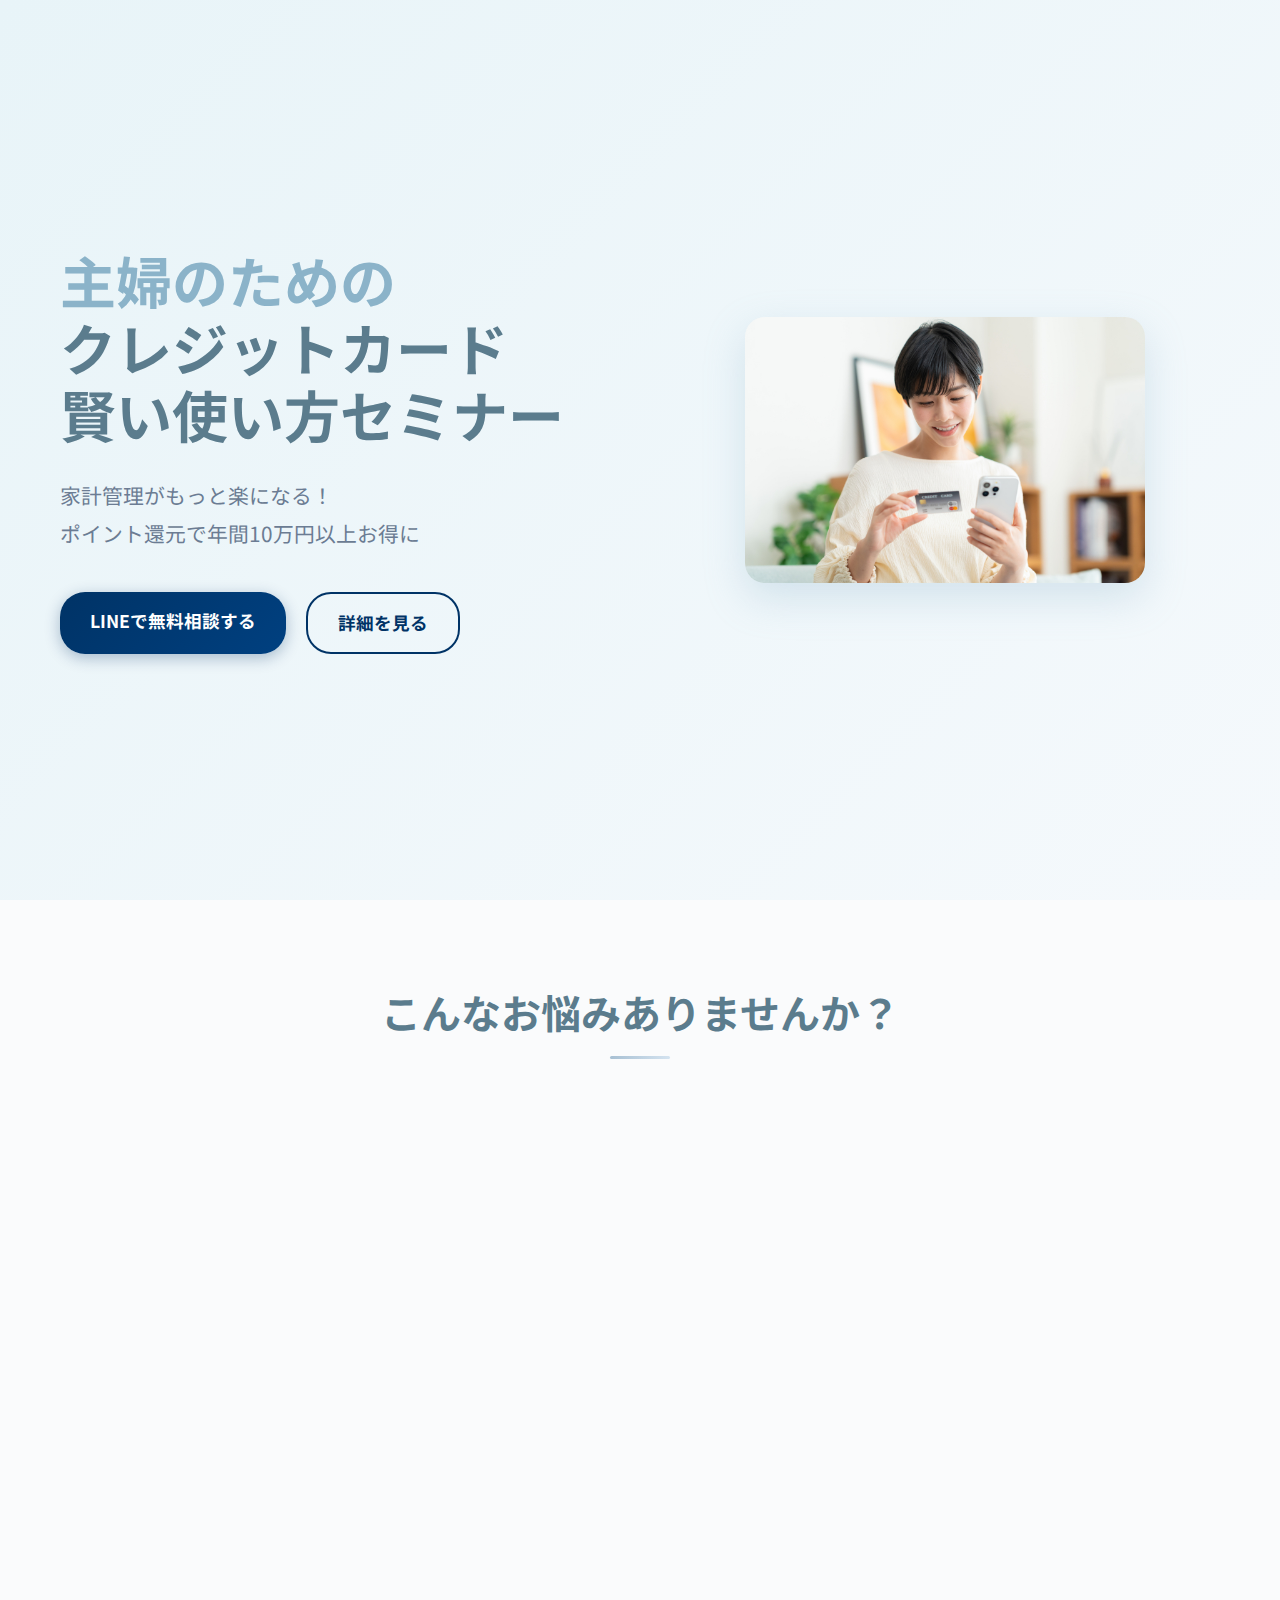
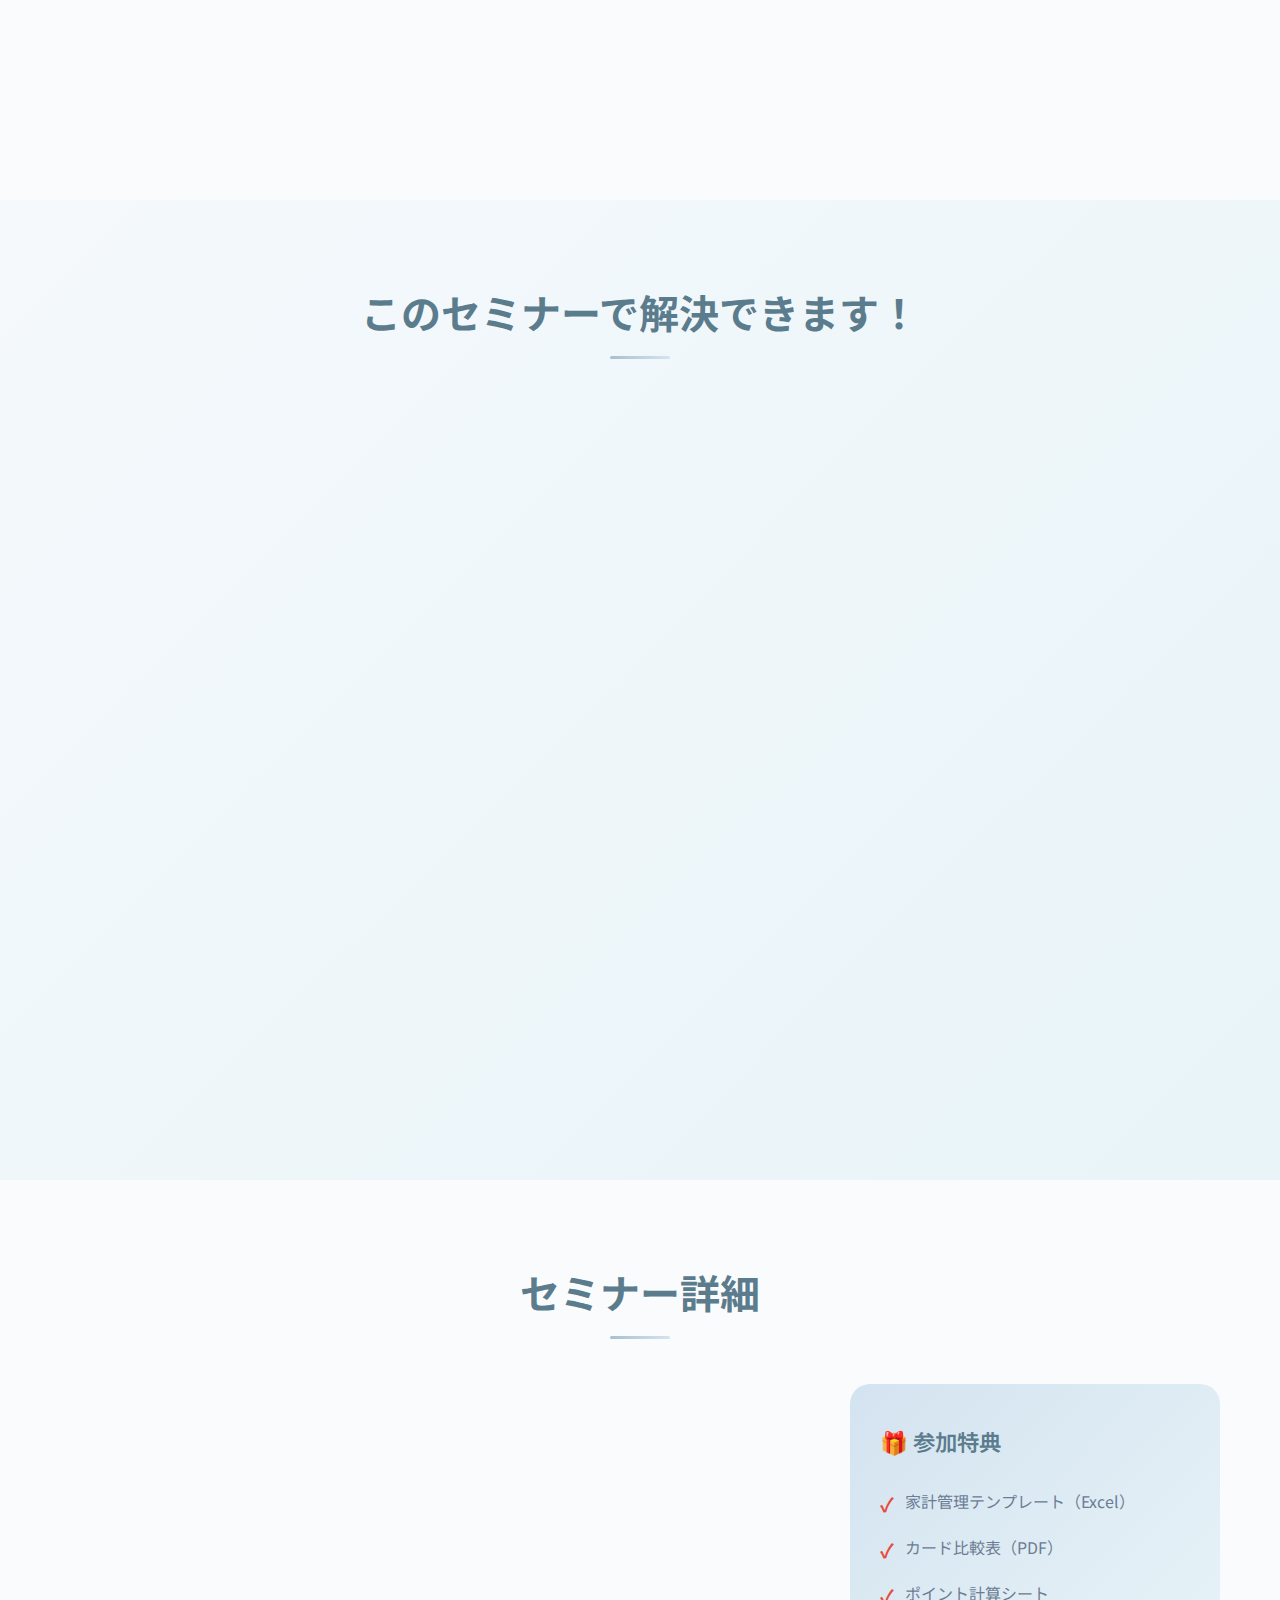
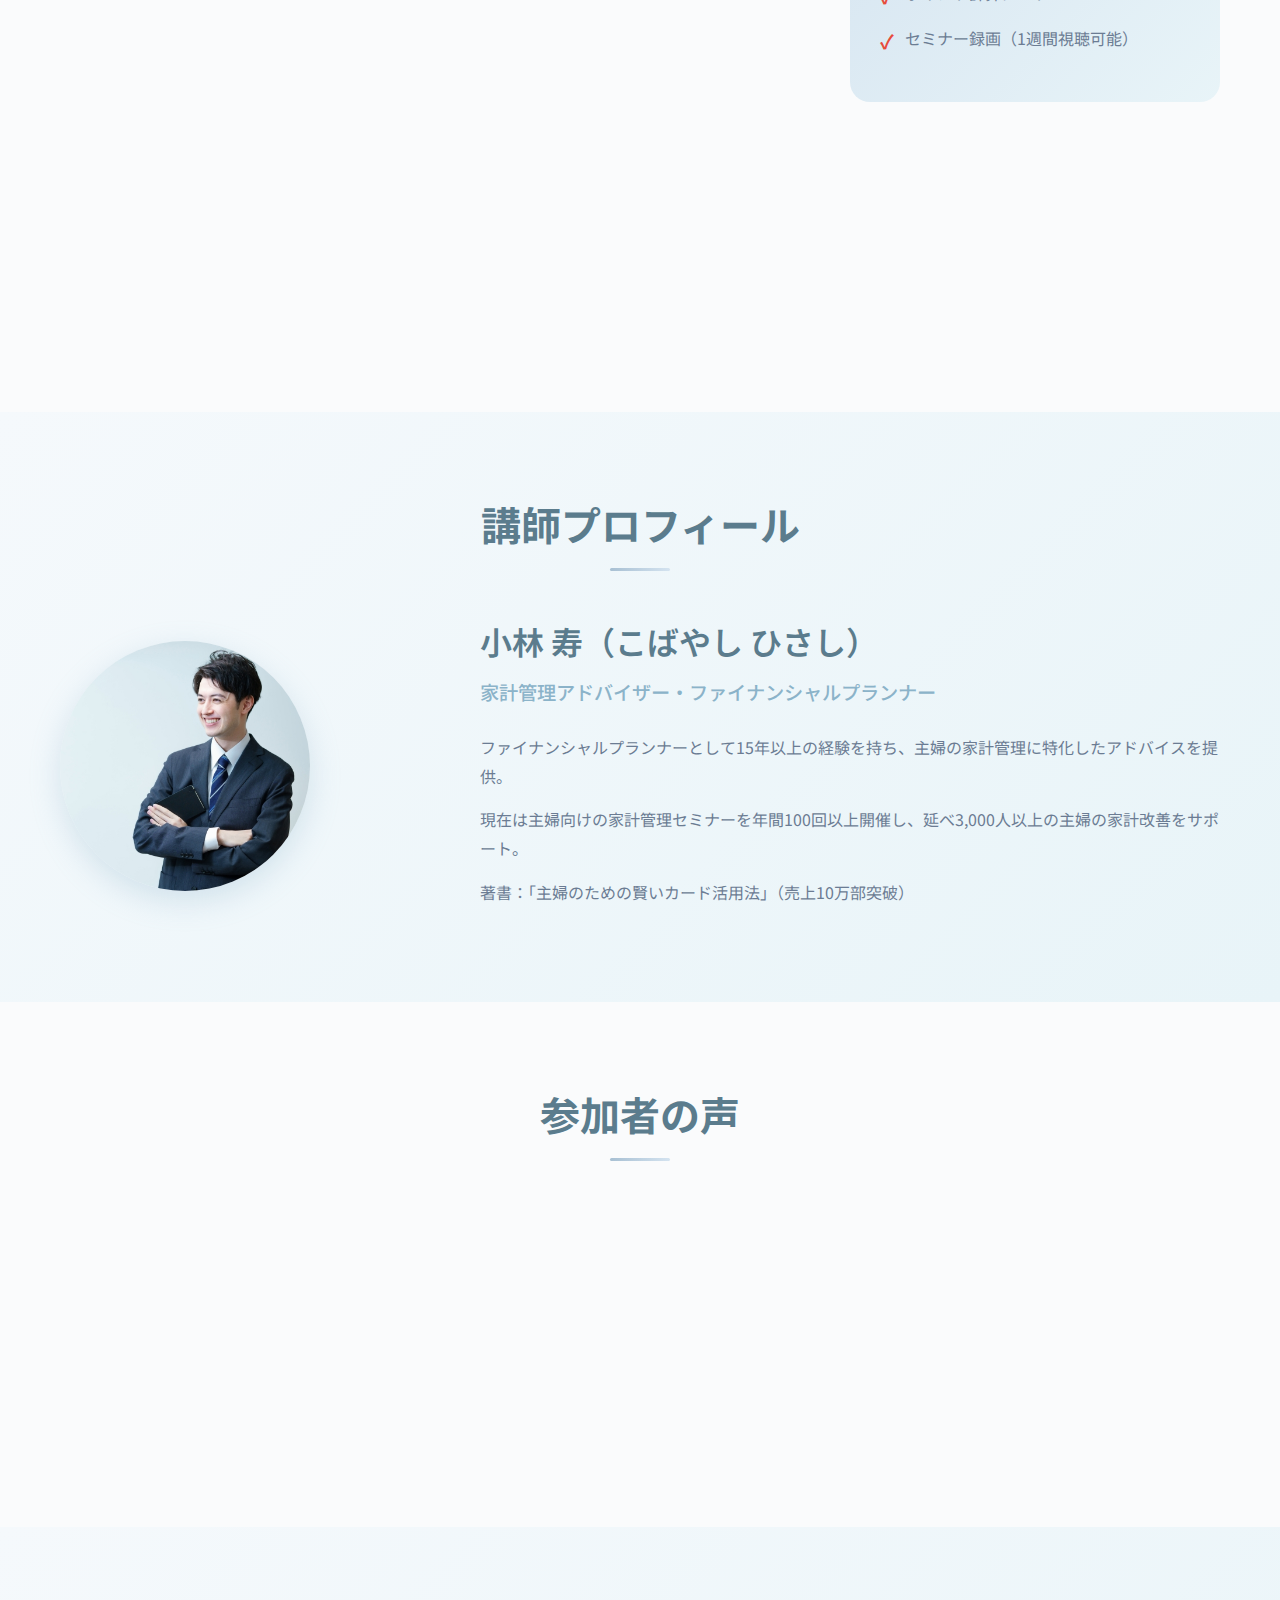
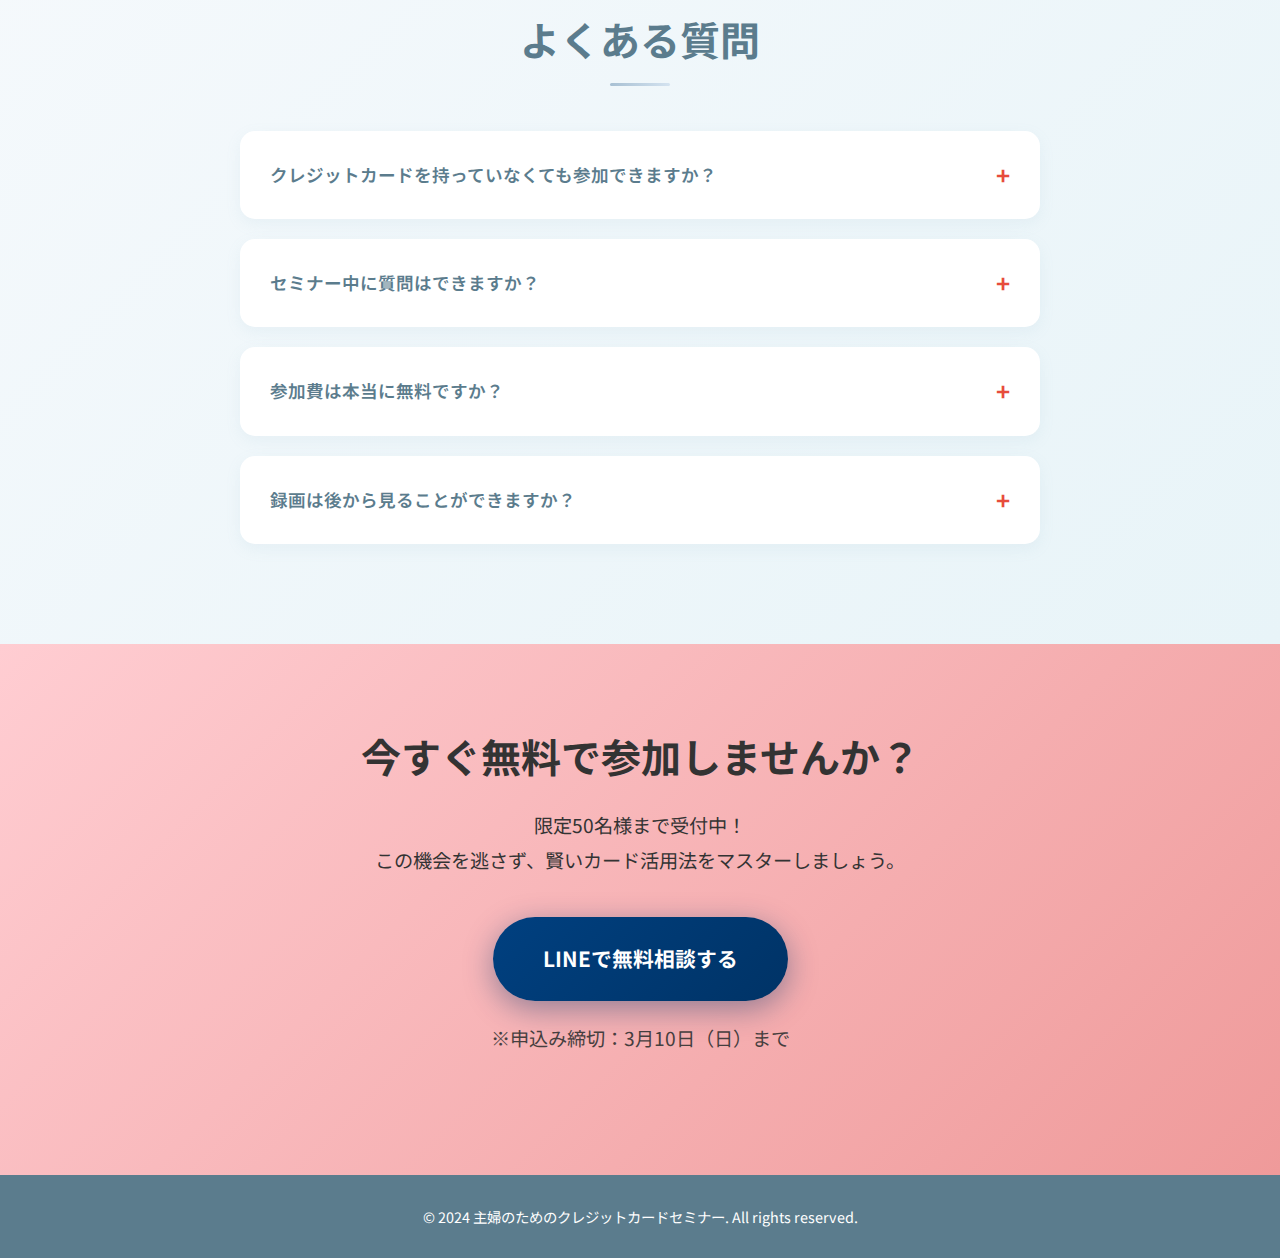
<file: index.html>
<!DOCTYPE html>
<html lang="ja">
<head>
    <meta charset="UTF-8">
    <meta name="viewport" content="width=device-width, initial-scale=1.0">
    <title>主婦のためのクレジットカード賢い使い方セミナー</title>
    <link rel="stylesheet" href="styles.css">
    <link href="https://fonts.googleapis.com/css2?family=Noto+Sans+JP:wght@300;400;500;700&display=swap" rel="stylesheet">
</head>
<body>
    <!-- ヒーローセクション -->
    <section class="hero">
        <div class="container">
            <div class="hero-content">
                <h1 class="hero-title">
                    <span class="highlight">主婦のための</span><br>
                    クレジットカード<br>
                    賢い使い方セミナー
                </h1>
                <p class="hero-subtitle">
                    家計管理がもっと楽になる！<br>
                    ポイント還元で年間10万円以上お得に
                </p>
                <div class="hero-buttons">
                    <a href="https://line.me/ti/p/6ThtQ6DaiH" class="btn btn-primary" target="_blank" rel="noopener noreferrer">LINEで無料相談する</a>
                    <a href="#details" class="btn btn-secondary">詳細を見る</a>
                </div>
            </div>
            <div class="hero-image">
                <img src="images/housewife-credit-card.jpg" alt="スマートフォンとクレジットカードを持つ主婦" class="hero-img">
            </div>
        </div>
    </section>

    <!-- 問題提起セクション -->
    <section class="problems" id="problems">
        <div class="container">
            <h2 class="section-title">こんなお悩みありませんか？</h2>
            <div class="problems-grid">
                <div class="problem-card">
                    <div class="problem-icon">💸</div>
                    <h3>家計の支出管理が大変</h3>
                    <p>現金とカードの支払いが混在して、どこにいくら使ったか分からない</p>
                </div>
                <div class="problem-card">
                    <div class="problem-icon">😰</div>
                    <h3>ポイントを無駄にしている</h3>
                    <p>カードを使っているのに、ポイントが全然たまらない</p>
                </div>
                <div class="problem-card">
                    <div class="problem-icon">🤔</div>
                    <h3>どのカードを選べばいいか分からない</h3>
                    <p>たくさんのカードがあって、どれが家族に合うか判断できない</p>
                </div>
                <div class="problem-card">
                    <div class="problem-icon">😨</div>
                    <h3>使いすぎが心配</h3>
                    <p>カードを使うとつい使いすぎてしまうのではないかと不安</p>
                </div>
            </div>
        </div>
    </section>

    <!-- 解決方法セクション -->
    <section class="solutions" id="solutions">
        <div class="container">
            <h2 class="section-title">このセミナーで解決できます！</h2>
            <div class="solutions-content">
                <div class="solution-item">
                    <div class="solution-number">01</div>
                    <div class="solution-text">
                        <h3>家計管理が楽になる</h3>
                        <p>クレジットカードの明細を活用した簡単家計簿の作り方を学べます</p>
                    </div>
                </div>
                <div class="solution-item">
                    <div class="solution-number">02</div>
                    <div class="solution-text">
                        <h3>年間10万円以上お得に</h3>
                        <p>ポイント還元率の高いカードの選び方と使い方をマスター</p>
                    </div>
                </div>
                <div class="solution-item">
                    <div class="solution-number">03</div>
                    <div class="solution-text">
                        <h3>家族に最適なカード選び</h3>
                        <p>家族構成やライフスタイルに合わせたカード選びのコツ</p>
                    </div>
                </div>
                <div class="solution-item">
                    <div class="solution-number">04</div>
                    <div class="solution-text">
                        <h3>使いすぎ防止のテクニック</h3>
                        <p>予算管理とカード利用のバランスを取る方法</p>
                    </div>
                </div>
            </div>
        </div>
    </section>

    <!-- セミナー詳細セクション -->
    <section class="details" id="details">
        <div class="container">
            <h2 class="section-title">セミナー詳細</h2>
            <div class="details-content">
                <div class="details-info">
                    <div class="detail-item">
                        <h3>📅 開催日時</h3>
                        <p>2024年3月15日（金）<br>10:00〜12:00（2時間）</p>
                    </div>
                    <div class="detail-item">
                        <h3>📍 開催場所</h3>
                        <p>オンライン開催（Zoom）<br>お家でリラックスして参加できます</p>
                    </div>
                    <div class="detail-item">
                        <h3>💰 参加費</h3>
                        <p class="price">無料</p>
                        <p>通常5,000円のセミナーを特別無料で開催</p>
                    </div>
                </div>
                <div class="bonus">
                    <h3>🎁 参加特典</h3>
                    <ul>
                        <li>家計管理テンプレート（Excel）</li>
                        <li>カード比較表（PDF）</li>
                        <li>ポイント計算シート</li>
                        <li>セミナー録画（1週間視聴可能）</li>
                    </ul>
                </div>
            </div>
        </div>
    </section>

    <!-- 講師プロフィールセクション -->
    <section class="instructor" id="instructor">
        <div class="container">
            <h2 class="section-title">講師プロフィール</h2>
            <div class="instructor-content">
                <div class="instructor-image">
                    <img src="images/instructor-kobayashi.jpg" alt="小林寿講師" class="instructor-img">
                </div>
                <div class="instructor-info">
                    <h3>小林 寿（こばやし ひさし）</h3>
                    <p class="instructor-title">家計管理アドバイザー・ファイナンシャルプランナー</p>
                    <div class="instructor-details">
                        <p>ファイナンシャルプランナーとして15年以上の経験を持ち、主婦の家計管理に特化したアドバイスを提供。</p>
                        <p>現在は主婦向けの家計管理セミナーを年間100回以上開催し、延べ3,000人以上の主婦の家計改善をサポート。</p>
                        <p>著書：「主婦のための賢いカード活用法」（売上10万部突破）</p>
                    </div>
                </div>
            </div>
        </div>
    </section>

    <!-- 参加者の声セクション -->
    <section class="testimonials" id="testimonials">
        <div class="container">
            <h2 class="section-title">参加者の声</h2>
            <div class="testimonials-grid">
                <div class="testimonial-card">
                    <div class="testimonial-content">
                        <p>「今までカードを使うのが怖かったのですが、このセミナーで使い方が分かりました。今では年間8万円もポイントで還元されています！」</p>
                    </div>
                    <div class="testimonial-author">
                        <span class="author-name">佐藤さん（35歳・2児の母）</span>
                    </div>
                </div>
                <div class="testimonial-card">
                    <div class="testimonial-content">
                        <p>「家計管理が楽になりました。カードの明細を見るだけで支出が把握できるようになって、時間に余裕ができました。」</p>
                    </div>
                    <div class="testimonial-author">
                        <span class="author-name">山田さん（42歳・専業主婦）</span>
                    </div>
                </div>
                <div class="testimonial-card">
                    <div class="testimonial-content">
                        <p>「家族に合ったカードを選ぶコツが分かり、夫も納得してくれました。今では家族みんなでポイントを貯めています。」</p>
                    </div>
                    <div class="testimonial-author">
                        <span class="author-name">鈴木さん（38歳・3児の母）</span>
                    </div>
                </div>
            </div>
        </div>
    </section>

    <!-- よくある質問セクション -->
    <section class="faq" id="faq">
        <div class="container">
            <h2 class="section-title">よくある質問</h2>
            <div class="faq-list">
                <div class="faq-item">
                    <div class="faq-question">
                        <h3>クレジットカードを持っていなくても参加できますか？</h3>
                        <span class="faq-toggle">+</span>
                    </div>
                    <div class="faq-answer">
                        <p>はい、カードをお持ちでない方でも参加可能です。カードの選び方から丁寧に説明いたします。</p>
                    </div>
                </div>
                <div class="faq-item">
                    <div class="faq-question">
                        <h3>セミナー中に質問はできますか？</h3>
                        <span class="faq-toggle">+</span>
                    </div>
                    <div class="faq-answer">
                        <p>はい、チャット機能を使って随時質問を受け付けています。分からないことがあればお気軽にお聞きください。</p>
                    </div>
                </div>
                <div class="faq-item">
                    <div class="faq-question">
                        <h3>参加費は本当に無料ですか？</h3>
                        <span class="faq-toggle">+</span>
                    </div>
                    <div class="faq-answer">
                        <p>はい、完全無料です。セミナー後の商品販売なども一切ありません。純粋に知識をお届けするセミナーです。</p>
                    </div>
                </div>
                <div class="faq-item">
                    <div class="faq-question">
                        <h3>録画は後から見ることができますか？</h3>
                        <span class="faq-toggle">+</span>
                    </div>
                    <div class="faq-answer">
                        <p>はい、参加者には1週間限定で録画をお送りします。当日参加できない場合でも、後からご視聴いただけます。</p>
                    </div>
                </div>
            </div>
        </div>
    </section>

    <!-- 行動喚起セクション -->
    <section class="cta" id="register">
        <div class="container">
            <div class="cta-content">
                <h2>今すぐ無料で参加しませんか？</h2>
                <p>限定50名様まで受付中！<br>この機会を逃さず、賢いカード活用法をマスターしましょう。</p>
                <div class="cta-buttons">
                    <a href="https://line.me/ti/p/6ThtQ6DaiH" class="btn btn-primary btn-large" target="_blank" rel="noopener noreferrer">LINEで無料相談する</a>
                </div>
                <p class="cta-note">※申込み締切：3月10日（日）まで</p>
            </div>
        </div>
    </section>

    <!-- フッター -->
    <footer class="footer">
        <div class="container">
            <p>&copy; 2024 主婦のためのクレジットカードセミナー. All rights reserved.</p>
        </div>
    </footer>

    <script src="script.js"></script>
</body>
</html>
</file>
<file: styles.css>
/* リセットCSS */
* {
    margin: 0;
    padding: 0;
    box-sizing: border-box;
}

/* 基本スタイル */
body {
    font-family: 'Noto Sans JP', sans-serif;
    line-height: 1.6;
    color: #4a4a4a;
    background-color: #fefefe;
    overflow-x: hidden; /* 横スクロールを防ぐ */
}

.container {
    max-width: 1200px;
    margin: 0 auto;
    padding: 0 20px;
    width: 100%;
}

/* セクション共通スタイル */
section {
    padding: 80px 0;
}

.section-title {
    text-align: center;
    font-size: clamp(1.8rem, 4vw, 2.5rem); /* レスポンシブな文字サイズ */
    font-weight: 700;
    color: #5b7c8d;
    margin-bottom: 60px;
    position: relative;
    padding: 0 10px;
}

.section-title::after {
    content: '';
    position: absolute;
    bottom: -15px;
    left: 50%;
    transform: translateX(-50%);
    width: 60px;
    height: 3px;
    background: linear-gradient(90deg, #a8c0d3, #d4e3f0);
    border-radius: 2px;
}

/* ヒーローセクション */
.hero {
    background: linear-gradient(135deg, #e8f4f8 0%, #f5f9fc 100%);
    padding: 100px 0;
    min-height: 100vh;
    display: flex;
    align-items: center;
}

.hero .container {
    display: grid;
    grid-template-columns: 1fr 1fr;
    gap: 60px;
    align-items: center;
}

.hero-title {
    font-size: clamp(2rem, 5vw, 3.5rem); /* レスポンシブな文字サイズ */
    font-weight: 700;
    color: #5b7c8d;
    line-height: 1.2;
    margin-bottom: 30px;
}

.highlight {
    color: #8bb3c9;
    position: relative;
}

.highlight::after {
    content: '';
    position: absolute;
    bottom: 5px;
    left: 0;
    width: 100%;
    height: 8px;
    background-color: #d4e3f0;
    z-index: -1;
    border-radius: 4px;
}

.hero-subtitle {
    font-size: clamp(1rem, 2.5vw, 1.3rem); /* レスポンシブな文字サイズ */
    color: #6b7c93;
    margin-bottom: 40px;
    line-height: 1.8;
}

.hero-buttons {
    display: flex;
    gap: 20px;
    flex-wrap: wrap;
}

.btn {
    display: inline-block;
    padding: 15px 30px;
    text-decoration: none;
    border-radius: 25px;
    font-weight: 700;
    font-size: clamp(0.9rem, 2vw, 1.1rem); /* レスポンシブな文字サイズ */
    transition: all 0.3s ease;
    text-align: center;
    border: none;
    cursor: pointer;
    white-space: nowrap; /* ボタンテキストの改行を防ぐ */
}

.btn-primary {
    background: linear-gradient(135deg, #003366, #004080);
    color: white;
    box-shadow: 0 4px 15px rgba(0, 51, 102, 0.3);
    border-radius: 25px;
    font-weight: 700;
    animation: pulse 2s infinite;
}

.btn-primary:hover {
    transform: translateY(-2px);
    box-shadow: 0 6px 20px rgba(0, 51, 102, 0.4);
    background: linear-gradient(135deg, #004080, #0052a3);
    filter: brightness(1.1);
}

@keyframes pulse {
    0% {
        box-shadow: 0 4px 15px rgba(0, 51, 102, 0.3);
    }
    50% {
        box-shadow: 0 4px 25px rgba(0, 51, 102, 0.5);
    }
    100% {
        box-shadow: 0 4px 15px rgba(0, 51, 102, 0.3);
    }
}

.btn-secondary {
    background: transparent;
    color: #003366;
    border: 2px solid #003366;
    border-radius: 25px;
    font-weight: 700;
}

.btn-secondary:hover {
    background: #003366;
    color: white;
    filter: brightness(1.1);
}

.btn-large {
    padding: 20px 40px;
    font-size: clamp(1rem, 2.5vw, 1.2rem); /* レスポンシブな文字サイズ */
    font-weight: 700;
}

.hero-image {
    display: flex;
    justify-content: center;
    align-items: center;
}

.hero-img {
    width: 100%;
    max-width: 400px;
    height: auto;
    border-radius: 20px;
    box-shadow: 0 15px 40px rgba(139, 179, 201, 0.3);
    transition: transform 0.3s ease;
}

.hero-img:hover {
    transform: scale(1.05);
}

.image-placeholder {
    width: 300px;
    height: 300px;
    background: linear-gradient(135deg, #d4e3f0, #e8f4f8);
    border-radius: 50%;
    display: flex;
    align-items: center;
    justify-content: center;
    font-size: 8rem;
    box-shadow: 0 10px 30px rgba(139, 179, 201, 0.2);
}

/* 問題提起セクション */
.problems {
    background-color: #fafbfc;
}

.problems-grid {
    display: grid;
    grid-template-columns: repeat(auto-fit, minmax(280px, 1fr));
    gap: 30px;
}

.problem-card {
    background: white;
    padding: 40px 30px;
    border-radius: 20px;
    text-align: center;
    box-shadow: 0 5px 20px rgba(139, 179, 201, 0.1);
    transition: transform 0.3s ease;
}

.problem-card:hover {
    transform: translateY(-5px);
}

.problem-icon {
    font-size: clamp(2rem, 5vw, 3rem); /* レスポンシブなアイコンサイズ */
    margin-bottom: 20px;
}

.problem-card h3 {
    color: #5b7c8d;
    font-size: clamp(1.1rem, 2.5vw, 1.3rem); /* レスポンシブな文字サイズ */
    margin-bottom: 15px;
    font-weight: 600;
}

.problem-card p {
    color: #6b7c93;
    line-height: 1.6;
    font-size: clamp(0.9rem, 2vw, 1rem); /* レスポンシブな文字サイズ */
}

/* 解決方法セクション */
.solutions {
    background: linear-gradient(135deg, #f5f9fc 0%, #e8f4f8 100%);
}

.solutions-content {
    display: grid;
    gap: 30px;
}

.solution-item {
    display: flex;
    align-items: center;
    gap: 30px;
    background: white;
    padding: 40px;
    border-radius: 20px;
    box-shadow: 0 5px 20px rgba(139, 179, 201, 0.1);
}

.solution-number {
    background: linear-gradient(135deg, #8bb3c9, #a8c0d3);
    color: white;
    width: 60px;
    height: 60px;
    border-radius: 50%;
    display: flex;
    align-items: center;
    justify-content: center;
    font-size: clamp(1.2rem, 3vw, 1.5rem); /* レスポンシブな文字サイズ */
    font-weight: 700;
    flex-shrink: 0;
}

.solution-text h3 {
    color: #5b7c8d;
    font-size: clamp(1.2rem, 2.5vw, 1.4rem); /* レスポンシブな文字サイズ */
    margin-bottom: 10px;
    font-weight: 600;
}

.solution-text p {
    color: #6b7c93;
    line-height: 1.6;
    font-size: clamp(0.9rem, 2vw, 1rem); /* レスポンシブな文字サイズ */
}

/* セミナー詳細セクション */
.details {
    background-color: #fafbfc;
}

.details-content {
    display: grid;
    grid-template-columns: 2fr 1fr;
    gap: 50px;
}

.details-info {
    display: grid;
    gap: 30px;
}

.detail-item {
    background: white;
    padding: 30px;
    border-radius: 15px;
    box-shadow: 0 5px 15px rgba(139, 179, 201, 0.1);
}

.detail-item h3 {
    color: #5b7c8d;
    font-size: clamp(1.1rem, 2.5vw, 1.3rem); /* レスポンシブな文字サイズ */
    margin-bottom: 15px;
    font-weight: 600;
}

.detail-item p {
    color: #6b7c93;
    line-height: 1.6;
    font-size: clamp(0.9rem, 2vw, 1rem); /* レスポンシブな文字サイズ */
}

.price {
    font-size: clamp(1.5rem, 4vw, 2rem); /* レスポンシブな文字サイズ */
    font-weight: 700;
    color: #e74c3c;
    margin-bottom: 10px;
}

.bonus {
    background: linear-gradient(135deg, #d4e3f0, #e8f4f8);
    padding: 40px 30px;
    border-radius: 20px;
    height: fit-content;
}

.bonus h3 {
    color: #5b7c8d;
    font-size: clamp(1.2rem, 2.5vw, 1.4rem); /* レスポンシブな文字サイズ */
    margin-bottom: 20px;
    font-weight: 600;
}

.bonus ul {
    list-style: none;
}

.bonus li {
    color: #6b7c93;
    padding: 10px 0;
    position: relative;
    padding-left: 25px;
    font-size: clamp(0.9rem, 2vw, 1rem); /* レスポンシブな文字サイズ */
}

.bonus li::before {
    content: '✓';
    position: absolute;
    left: 0;
    color: #e74c3c;
    font-weight: bold;
    font-size: 1.2rem;
}

/* 講師プロフィールセクション */
.instructor {
    background: linear-gradient(135deg, #f5f9fc 0%, #e8f4f8 100%);
}

.instructor-content {
    display: grid;
    grid-template-columns: 1fr 2fr;
    gap: 50px;
    align-items: center;
}

.instructor-img {
    width: 250px;
    height: 250px;
    border-radius: 50%;
    object-fit: cover;
    box-shadow: 0 10px 30px rgba(139, 179, 201, 0.3);
    transition: transform 0.3s ease;
}

.instructor-img:hover {
    transform: scale(1.05);
}

.instructor-image .image-placeholder {
    width: 250px;
    height: 250px;
    font-size: 6rem;
}

.instructor-info h3 {
    color: #5b7c8d;
    font-size: clamp(1.5rem, 3vw, 2rem); /* レスポンシブな文字サイズ */
    margin-bottom: 10px;
    font-weight: 600;
}

.instructor-title {
    color: #8bb3c9;
    font-size: clamp(1rem, 2.5vw, 1.2rem); /* レスポンシブな文字サイズ */
    margin-bottom: 25px;
    font-weight: 500;
}

.instructor-details p {
    color: #6b7c93;
    line-height: 1.8;
    margin-bottom: 15px;
    font-size: clamp(0.9rem, 2vw, 1rem); /* レスポンシブな文字サイズ */
}

/* 参加者の声セクション */
.testimonials {
    background-color: #fafbfc;
}

.testimonials-grid {
    display: grid;
    grid-template-columns: repeat(auto-fit, minmax(350px, 1fr));
    gap: 30px;
}

.testimonial-card {
    background: white;
    padding: 40px 30px;
    border-radius: 20px;
    box-shadow: 0 5px 20px rgba(139, 179, 201, 0.1);
    position: relative;
}

.testimonial-card::before {
    content: '"';
    position: absolute;
    top: 20px;
    left: 30px;
    font-size: clamp(2rem, 5vw, 4rem); /* レスポンシブな文字サイズ */
    color: #d4e3f0;
    font-family: serif;
}

.testimonial-content {
    margin-bottom: 20px;
}

.testimonial-content p {
    color: #6b7c93;
    line-height: 1.8;
    font-style: italic;
    padding-left: 20px;
    font-size: clamp(0.9rem, 2vw, 1rem); /* レスポンシブな文字サイズ */
}

.testimonial-author {
    text-align: right;
}

.author-name {
    color: #e74c3c;
    font-weight: 600;
    font-size: clamp(0.8rem, 1.8vw, 0.9rem); /* レスポンシブな文字サイズ */
}

/* よくある質問セクション */
.faq {
    background: linear-gradient(135deg, #f5f9fc 0%, #e8f4f8 100%);
}

.faq-list {
    max-width: 800px;
    margin: 0 auto;
}

.faq-item {
    background: white;
    margin-bottom: 20px;
    border-radius: 15px;
    overflow: hidden;
    box-shadow: 0 5px 15px rgba(139, 179, 201, 0.1);
}

.faq-question {
    padding: 25px 30px;
    cursor: pointer;
    display: flex;
    justify-content: space-between;
    align-items: center;
    transition: background-color 0.3s ease;
}

.faq-question:hover {
    background-color: #f8fafc;
}

.faq-question h3 {
    color: #5b7c8d;
    font-size: clamp(1rem, 2.2vw, 1.1rem); /* レスポンシブな文字サイズ */
    font-weight: 600;
    margin: 0;
}

.faq-toggle {
    color: #e74c3c;
    font-size: clamp(1.2rem, 3vw, 1.5rem); /* レスポンシブな文字サイズ */
    font-weight: bold;
    transition: transform 0.3s ease;
}

.faq-answer {
    padding: 0 30px;
    max-height: 0;
    overflow: hidden;
    transition: all 0.3s ease;
}

.faq-answer.active {
    padding: 0 30px 25px;
    max-height: 200px;
}

.faq-answer p {
    color: #6b7c93;
    line-height: 1.6;
    font-size: clamp(0.9rem, 2vw, 1rem); /* レスポンシブな文字サイズ */
}

/* 行動喚起セクション */
.cta {
    background: linear-gradient(135deg, #ffcdd2 0%, #ef9a9a 100%);
    color: #333;
    text-align: center;
}

.cta-content h2 {
    font-size: clamp(1.8rem, 4vw, 2.5rem); /* レスポンシブな文字サイズ */
    margin-bottom: 20px;
    font-weight: 700;
}

.cta-content p {
    font-size: clamp(1rem, 2.5vw, 1.2rem); /* レスポンシブな文字サイズ */
    margin-bottom: 40px;
    line-height: 1.8;
}

.cta-buttons {
    margin-bottom: 20px;
}

.cta .btn-primary {
    background: linear-gradient(135deg, #004080, #003366);
    font-size: clamp(1.1rem, 2.5vw, 1.3rem); /* レスポンシブな文字サイズ */
    padding: 25px 50px;
    border-radius: 60px;
    box-shadow: 0 8px 30px rgba(0, 51, 102, 0.4);
    animation: cta-pulse 1.5s infinite;
    font-weight: 700;
}

.cta .btn-primary:hover {
    background: linear-gradient(135deg, #0052a3, #004080);
    transform: translateY(-3px);
    box-shadow: 0 12px 40px rgba(0, 51, 102, 0.6);
    filter: brightness(1.1);
}

@keyframes cta-pulse {
    0% {
        transform: scale(1);
        box-shadow: 0 8px 30px rgba(0, 51, 102, 0.4);
    }
    50% {
        transform: scale(1.05);
        box-shadow: 0 12px 40px rgba(0, 51, 102, 0.6);
    }
    100% {
        transform: scale(1);
        box-shadow: 0 8px 30px rgba(0, 51, 102, 0.4);
    }
}

.cta-note {
    font-size: clamp(0.8rem, 1.8vw, 0.9rem); /* レスポンシブな文字サイズ */
    opacity: 0.9;
}

/* フッター */
.footer {
    background-color: #5b7c8d;
    color: white;
    text-align: center;
    padding: 30px 0;
}

.footer p {
    font-size: clamp(0.8rem, 1.8vw, 0.9rem); /* レスポンシブな文字サイズ */
}

/* レスポンシブ対応 */
@media (max-width: 768px) {
    .hero .container {
        grid-template-columns: 1fr;
        text-align: center;
        gap: 40px;
    }

    .hero-img {
        max-width: 300px;
    }

    .instructor-img {
        width: 200px;
        height: 200px;
        margin: 0 auto;
    }

    .section-title {
        font-size: 2rem;
    }

    .solution-item {
        flex-direction: column;
        text-align: center;
        gap: 20px;
    }

    .details-content {
        grid-template-columns: 1fr;
        gap: 30px;
    }

    .instructor-content {
        grid-template-columns: 1fr;
        text-align: center;
        gap: 30px;
    }

    .testimonials-grid {
        grid-template-columns: 1fr;
    }

    .faq-question {
        padding: 20px;
    }

    .faq-answer {
        padding: 0 20px;
    }

    .faq-answer.active {
        padding: 0 20px 20px;
    }

    .cta-content h2 {
        font-size: 2rem;
    }

    .cta-content p {
        font-size: 1.1rem;
    }

    .hero-buttons {
        justify-content: center;
        flex-direction: column;
        align-items: center;
    }

    .btn {
        width: 100%;
        max-width: 300px;
    }
}

@media (max-width: 480px) {
    section {
        padding: 60px 0;
    }

    .hero {
        padding: 80px 0;
    }

    .hero-title {
        font-size: 2rem;
    }

    .btn {
        padding: 12px 25px;
        font-size: 1rem;
    }

    .btn-large {
        padding: 15px 30px;
        font-size: 1.1rem;
    }

    .problem-card,
    .detail-item,
    .testimonial-card {
        padding: 25px 20px;
    }

    .solution-item {
        padding: 25px 20px;
    }

    .bonus {
        padding: 25px 20px;
    }

    .container {
        padding: 0 15px;
    }

    .hero-buttons {
        gap: 15px;
    }

    .btn {
        padding: 15px 20px;
        font-size: 0.95rem;
    }
}

/* 超小さい画面対応 */
@media (max-width: 360px) {
    .hero-title {
        font-size: 1.8rem;
    }

    .section-title {
        font-size: 1.6rem;
    }

    .btn {
        padding: 12px 18px;
        font-size: 0.9rem;
    }

    .container {
        padding: 0 10px;
    }
}
</file>
